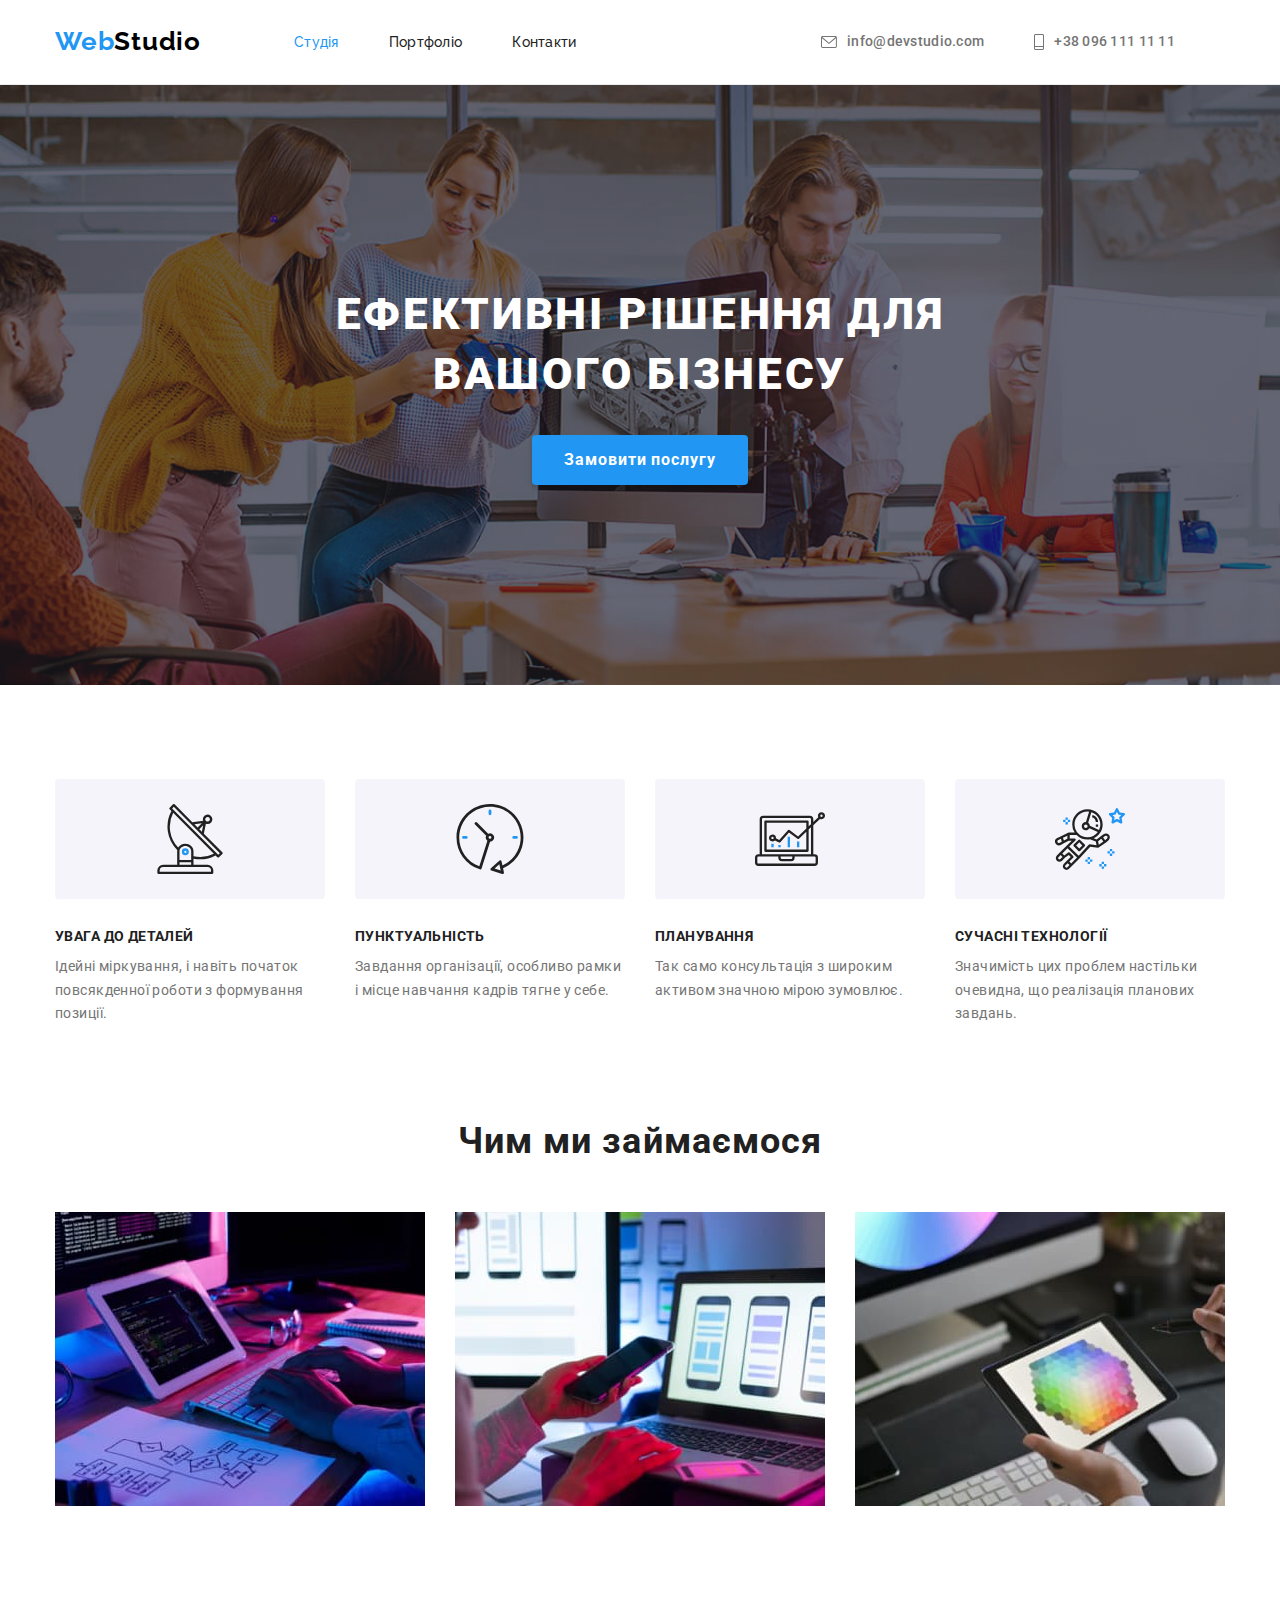
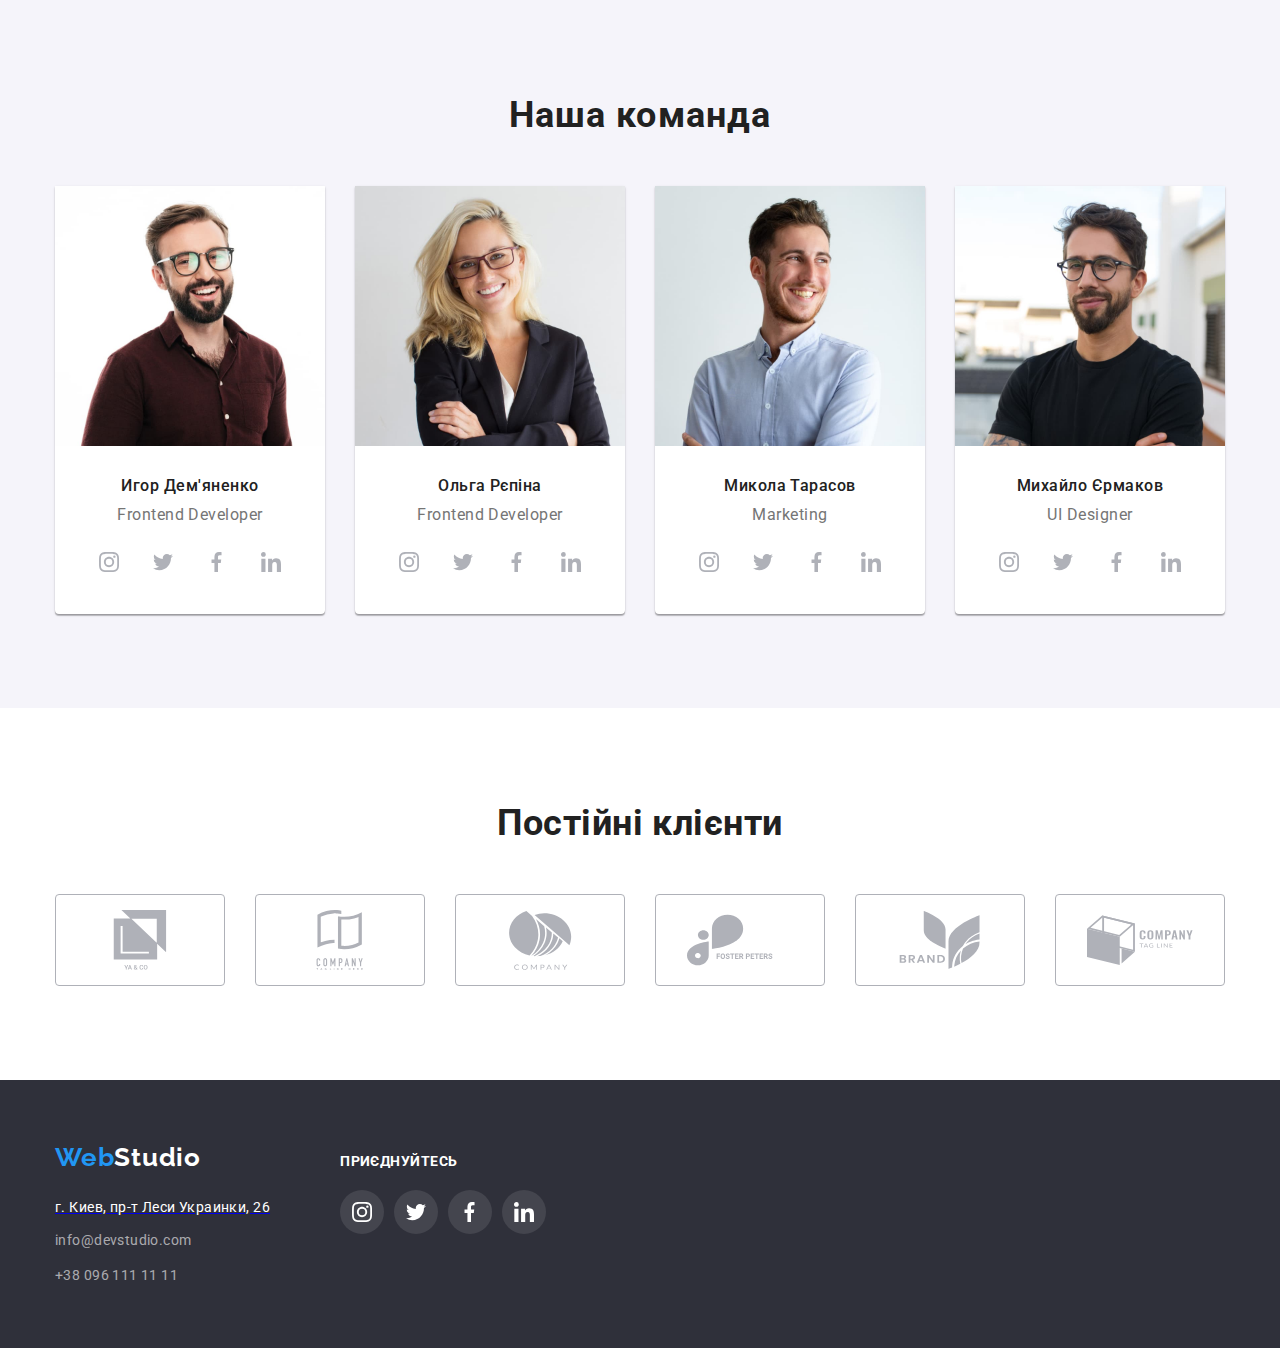
<file: index.html>
<!DOCTYPE html>
<html lang="uk">
  <head>
    <meta charset="UTF-8" />
    <meta http-equiv="X-UA-Compatible" content="IE=edge" />
    <meta name="viewport" content="width=device-width, initial-scale=1.0" />
    <title>goit-markup-hw-01</title>
    <link rel="preconnect" href="https://fonts.googleapis.com" />
    <link rel="preconnect" href="https://fonts.gstatic.com" crossorigin />
    <link
      href="https://fonts.googleapis.com/css2?family=Raleway:wght@700&family=Roboto:wght@400;500;700;900&display=swap"
      rel="stylesheet"
    />
    <link
      rel="stylesheet"
      href="https://cdn.jsdelivr.net/npm/modern-normalize@1.1.0/modern-normalize.min.css"
    />
    <link rel="stylesheet" href="./css/styles.css" />
  </head>
  <body>
    <!--header-->
    <header class="header">
      <div class="container page-header-container">
        <nav class="nav">
          <a class="header-logo" href="./index.html"
            ><span class="web-logo">Web</span>Studio</a
          >
          <ul class="menu list">
            <li class="menu-item">
              <a class="menu-link link current" href="./index.html">Студія</a>
            </li>
            <li class="menu-item">
              <a class="menu-link link" href="./portfolio.html">Портфоліо</a>
            </li>
            <li class="menu-item">
              <a class="menu-link link" href="#contact">Контакти</a>
            </li>
          </ul>
        </nav>
        <ul class="menu-contact list">
          <li class="list-link">
            <a
              class="contact-mail link"
              href="mailto:info@devstudio.com"
              lang="en"
              ><svg class="icon-contacts" width="16" height="12">
                <use href="./images/sprite.svg#icon-mail"></use></svg
              >info@devstudio.com</a
            >
          </li>
          <li class="list-link">
            <a class="contact-phone link" href="tel:+380961111111"
              ><svg class="icon-contacts" width="10" height="16">
                <use href="./images/sprite.svg#icon-phone"></use></svg
              >+38 096 111 11 11</a
            >
          </li>
        </ul>
      </div>
    </header>
    <!-- Main -->
    <main>
      <section class="hero">
        <div class="container">
          <h1 class="hero-title">Ефективні рішення для вашого бізнесу</h1>
          <button class="modal-open-button" type="button">
            Замовити послугу
          </button>
        </div>
      </section>
      <!-- benefits -->
      <section class="benefits">
        <div class="container">
          <h2 class="visually-hidden">Наші особливості</h2>
          <ul class="benefits-list">
            <li class="benefits-list-item">
              <div class="benefits-icon-box">
                <svg width="70" height="70">
                  <use href="./images/sprite.svg#icon-antenna"></use>
                </svg>
              </div>
              <h3 class="benefits-list-title">Увага до деталей</h3>
              <p class="benefits-list-text">
                Ідейні міркування, і навіть початок повсякденної роботи з
                формування позиції.
              </p>
            </li>
            <li class="benefits-list-item">
              <div class="benefits-icon-box">
                <svg width="70" height="70">
                  <use href="./images/sprite.svg#icon-clock"></use>
                </svg>
              </div>
              <h3 class="benefits-list-title">Пунктуальність</h3>
              <p class="benefits-list-text">
                Завдання організації, особливо рамки і місце навчання кадрів
                тягне у себе.
              </p>
            </li>
            <li class="benefits-list-item">
              <div class="benefits-icon-box">
                <svg width="70" height="70">
                  <use href="./images/sprite.svg#icon-diagram"></use>
                </svg>
              </div>
              <h3 class="benefits-list-title">Планування</h3>
              <p class="benefits-list-text">
                Так само консультація з широким активом значною мірою зумовлює.
              </p>
            </li>
            <li class="benefits-list-item">
              <div class="benefits-icon-box">
                <svg width="70" height="70">
                  <use href="./images/sprite.svg#icon-astronaut"></use>
                </svg>
              </div>
              <h3 class="benefits-list-title">Сучасні технології</h3>
              <p class="benefits-list-text">
                Значимість цих проблем настільки очевидна, що реалізація
                планових завдань.
              </p>
            </li>
          </ul>
        </div>
      </section>
      <!-- Work -->
      <section class="work">
        <div class="container">
          <h2 class="work-title">Чим ми займаємося</h2>
          <ul class="work-images">
            <li class="work-list-item">
              <img
                src="./images/box1..jpg"
                alt="Консольна робота"
                width="370"
              />
            </li>
            <li class="work-list-item">
              <img
                src="./images/box2..jpg"
                alt="Адаптація під телефон"
                width="370"
              />
            </li>
            <li class="work-list-item">
              <img
                src="./images/box3..jpg"
                alt="Відповідність кольорів"
                width="370"
              />
            </li>
          </ul>
        </div>
      </section>
      <!--Team-->
      <section class="team">
        <div class="container"></div>
        <h2 class="team-title">Наша команда</h2>
        <ul class="team-humans">
          <li class="team-list">
            <img src="./images/human1.jpg" alt="Игор Дем'яненко" width="270" />
            <div class="team-content">
              <h3 class="team-item">Игор Дем'яненко</h3>
              <p lang="en" class="team-item-text">Frontend Developer</p>
              <ul class="social-list">
                <li class="social-list-item">
                  <a href="" class="social-list-link">
                    <svg class="social-list-icon">
                      <use
                        aria-label="іконка інстаграму"
                        href="./images/sprite.svg#icon-instagram"
                      ></use>
                    </svg>
                  </a>
                </li>
                <li class="social-list-item">
                  <a href="" class="social-list-link">
                    <svg class="social-list-icon">
                      <use
                        aria-label="іконка твітеру"
                        href="./images/sprite.svg#icon-twitter"
                      ></use>
                    </svg>
                  </a>
                </li>
                <li class="social-list-item">
                  <a href="" class="social-list-link">
                    <svg class="social-list-icon">
                      <use
                        aria-label="іконка фейсбуку"
                        href="./images/sprite.svg#icon-facebook"
                      ></use>
                    </svg>
                  </a>
                </li>
                <li class="social-list-item">
                  <a href="" class="social-list-link">
                    <svg class="social-list-icon">
                      <use
                        aria-label="іконка лінкеніну"
                        href="./images/sprite.svg#icon-linkedin"
                      ></use>
                    </svg>
                  </a>
                </li>
              </ul>
            </div>
          </li>
          <li class="team-list">
            <img src="./images/human2.jpg" alt="Ольга Рєпіна" width="270" />
            <div class="team-content">
              <h3 class="team-item">Ольга Рєпіна</h3>
              <p lang="en" class="team-item-text">Frontend Developer</p>
              <ul class="social-list">
                <li class="social-list-item">
                  <a href="" class="social-list-link">
                    <svg class="social-list-icon">
                      <use
                        aria-label="іконка інстаграму"
                        href="./images/sprite.svg#icon-instagram"
                      ></use>
                    </svg>
                  </a>
                </li>
                <li class="social-list-item">
                  <a href="" class="social-list-link">
                    <svg class="social-list-icon">
                      <use
                        aria-label="іконка твітеру"
                        href="./images/sprite.svg#icon-twitter"
                      ></use>
                    </svg>
                  </a>
                </li>
                <li class="social-list-item">
                  <a href="" class="social-list-link">
                    <svg class="social-list-icon">
                      <use
                        aria-label="іконка фейсбуку"
                        href="./images/sprite.svg#icon-facebook"
                      ></use>
                    </svg>
                  </a>
                </li>
                <li class="social-list-item">
                  <a href="" class="social-list-link">
                    <svg class="social-list-icon">
                      <use
                        aria-label="іконка лінкеніну"
                        href="./images/sprite.svg#icon-linkedin"
                      ></use>
                    </svg>
                  </a>
                </li>
              </ul>
            </div>
          </li>
          <li class="team-list">
            <img src="./images/human3.jpg" alt="Микола Тарасов" width="270" />
            <div class="team-content">
              <h3 class="team-item">Микола Тарасов</h3>
              <p lang="en" class="team-item-text">Marketing</p>
              <ul class="social-list">
                <li class="social-list-item">
                  <a href="" class="social-list-link">
                    <svg class="social-list-icon">
                      <use
                        aria-label="іконка інстаграму"
                        href="./images/sprite.svg#icon-instagram"
                      ></use>
                    </svg>
                  </a>
                </li>
                <li class="social-list-item">
                  <a href="" class="social-list-link">
                    <svg class="social-list-icon">
                      <use
                        aria-label="іконка твітеру"
                        href="./images/sprite.svg#icon-twitter"
                      ></use>
                    </svg>
                  </a>
                </li>
                <li class="social-list-item">
                  <a href="" class="social-list-link">
                    <svg class="social-list-icon">
                      <use
                        aria-label="іконка фейсбуку"
                        href="./images/sprite.svg#icon-facebook"
                      ></use>
                    </svg>
                  </a>
                </li>
                <li class="social-list-item">
                  <a href="" class="social-list-link">
                    <svg class="social-list-icon">
                      <use
                        aria-label="іконка лінкеніну"
                        href="./images/sprite.svg#icon-linkedin"
                      ></use>
                    </svg>
                  </a>
                </li>
              </ul>
            </div>
          </li>
          <li class="team-list">
            <img src="./images/human4.jpg" alt="Михайло Єрмаков" width="270" />
            <div class="team-content">
              <h3 class="team-item">Михайло Єрмаков</h3>
              <p lang="en" class="team-item-text">UI Designer</p>
              <ul class="social-list">
                <li class="social-list-item">
                  <a href="" class="social-list-link">
                    <svg class="social-list-icon">
                      <use
                        aria-label="іконка інстаграму"
                        href="./images/sprite.svg#icon-instagram"
                      ></use>
                    </svg>
                  </a>
                </li>
                <li class="social-list-item">
                  <a href="" class="social-list-link">
                    <svg class="social-list-icon">
                      <use
                        aria-label="іконка твітеру"
                        href="./images/sprite.svg#icon-twitter"
                      ></use>
                    </svg>
                  </a>
                </li>
                <li class="social-list-item">
                  <a href="" class="social-list-link">
                    <svg class="social-list-icon">
                      <use
                        aria-label="іконка фейсбуку"
                        href="./images/sprite.svg#icon-facebook"
                      ></use>
                    </svg>
                  </a>
                </li>
                <li class="social-list-item">
                  <a href="" class="social-list-link">
                    <svg class="social-list-icon">
                      <use
                        aria-label="іконка лінкеніну"
                        href="./images/sprite.svg#icon-linkedin"
                      ></use>
                    </svg>
                  </a>
                </li>
              </ul>
            </div>
          </li>
        </ul>
      </section>
      <section class="clients">
        <div class="container">
          <h2 class="clients-title">Постійні клієнти</h2>
          <ul class="clients-list">
            <li class="clients-list-item">
              <a href="" class="clients-list-link">
                <svg class="clients-list-icon" width="106" height="60">
                  <use href="./images/sprite.svg#icon-Union"></use>
                </svg>
              </a>
            </li>
            <li class="clients-list-item">
              <a href="" class="clients-list-link">
                <svg class="clients-list-icon" width="106" height="60">
                  <use href="./images/sprite.svg#icon-company"></use>
                </svg>
              </a>
            </li>
            <li class="clients-list-item">
              <a href="" class="clients-list-link">
                <svg class="clients-list-icon" width="106" height="60">
                  <use href="./images/sprite.svg#icon-Object"></use>
                </svg>
              </a>
            </li>
            <li class="clients-list-item">
              <a href="" class="clients-list-link">
                <svg class="clients-list-icon" width="106" height="60">
                  <use href="./images/sprite.svg#icon-forest"></use>
                </svg>
              </a>
            </li>
            <li class="clients-list-item">
              <a href="" class="clients-list-link">
                <svg class="clients-list-icon" width="106" height="60">
                  <use href="./images/sprite.svg#icon-brand"></use>
                </svg>
              </a>
            </li>
            <li class="clients-list-item">
              <a href="" class="clients-list-link">
                <svg class="clients-list-icon" width="106" height="60">
                  <use href="./images/sprite.svg#icon-group"></use>
                </svg>
              </a>
            </li>
          </ul>
        </div>
      </section>
    </main>
    <!-- Footer -->
    <footer class="footer" id="contact">
      <div class="container footer-box">
        <div>
          <a class="footer-logo" href="./index.html"
            ><span class="web-logo">Web</span>Studio</a
          >
          <address class="adress">
            <ul>
              <li class="adress-map">
                <a
                  href="https://goo.gl/maps/CPtrU1FHBa2aNyZL9"
                  target="_blank"
                  rel="noopener noreferrer nofollow"
                  ><span class="site">г. Киев, пр-т Леси Украинки, 26</span>
                </a>
              </li>
              <li class="adress-mail">
                <a
                  class="footer-mail"
                  href="mailto:info@devstudio.com"
                  lang="en"
                  >info@devstudio.com</a
                >
              </li>
              <li class="adress-phone">
                <a class="footer-phone" href="tel:+380961111111"
                  >+38 096 111 11 11</a
                >
              </li>
            </ul>
          </address>
        </div>
        <div class="social-web-content">
          <p class="text-tagline">Приєднуйтесь</p>
          <ul class="footer-social-web">
            <li class="footer-social-web-item">
              <a href="#" class="footer-social-web-link"
                ><svg class="icon-footer" width="20" height="20">
                  <use href="./images/sprite.svg#icon-instagram"></use></svg
              ></a>
            </li>
            <li class="footer-social-web-item">
              <a href="#" class="footer-social-web-link"
                ><svg class="icon-footer" width="20" height="20">
                  <use href="./images/sprite.svg#icon-twitter"></use></svg
              ></a>
            </li>
            <li class="footer-social-web-item">
              <a href="#" class="footer-social-web-link"
                ><svg class="icon-footer" width="20" height="20">
                  <use href="./images/sprite.svg#icon-facebook"></use></svg
              ></a>
            </li>
            <li class="footer-social-web-item">
              <a href="#" class="footer-social-web-link"
                ><svg class="icon-footer" width="20" height="20">
                  <use href="./images/sprite.svg#icon-linkedin"></use></svg
              ></a>
            </li>
          </ul>
        </div>
      </div>
    </footer>
  </body>
</html>
</file>
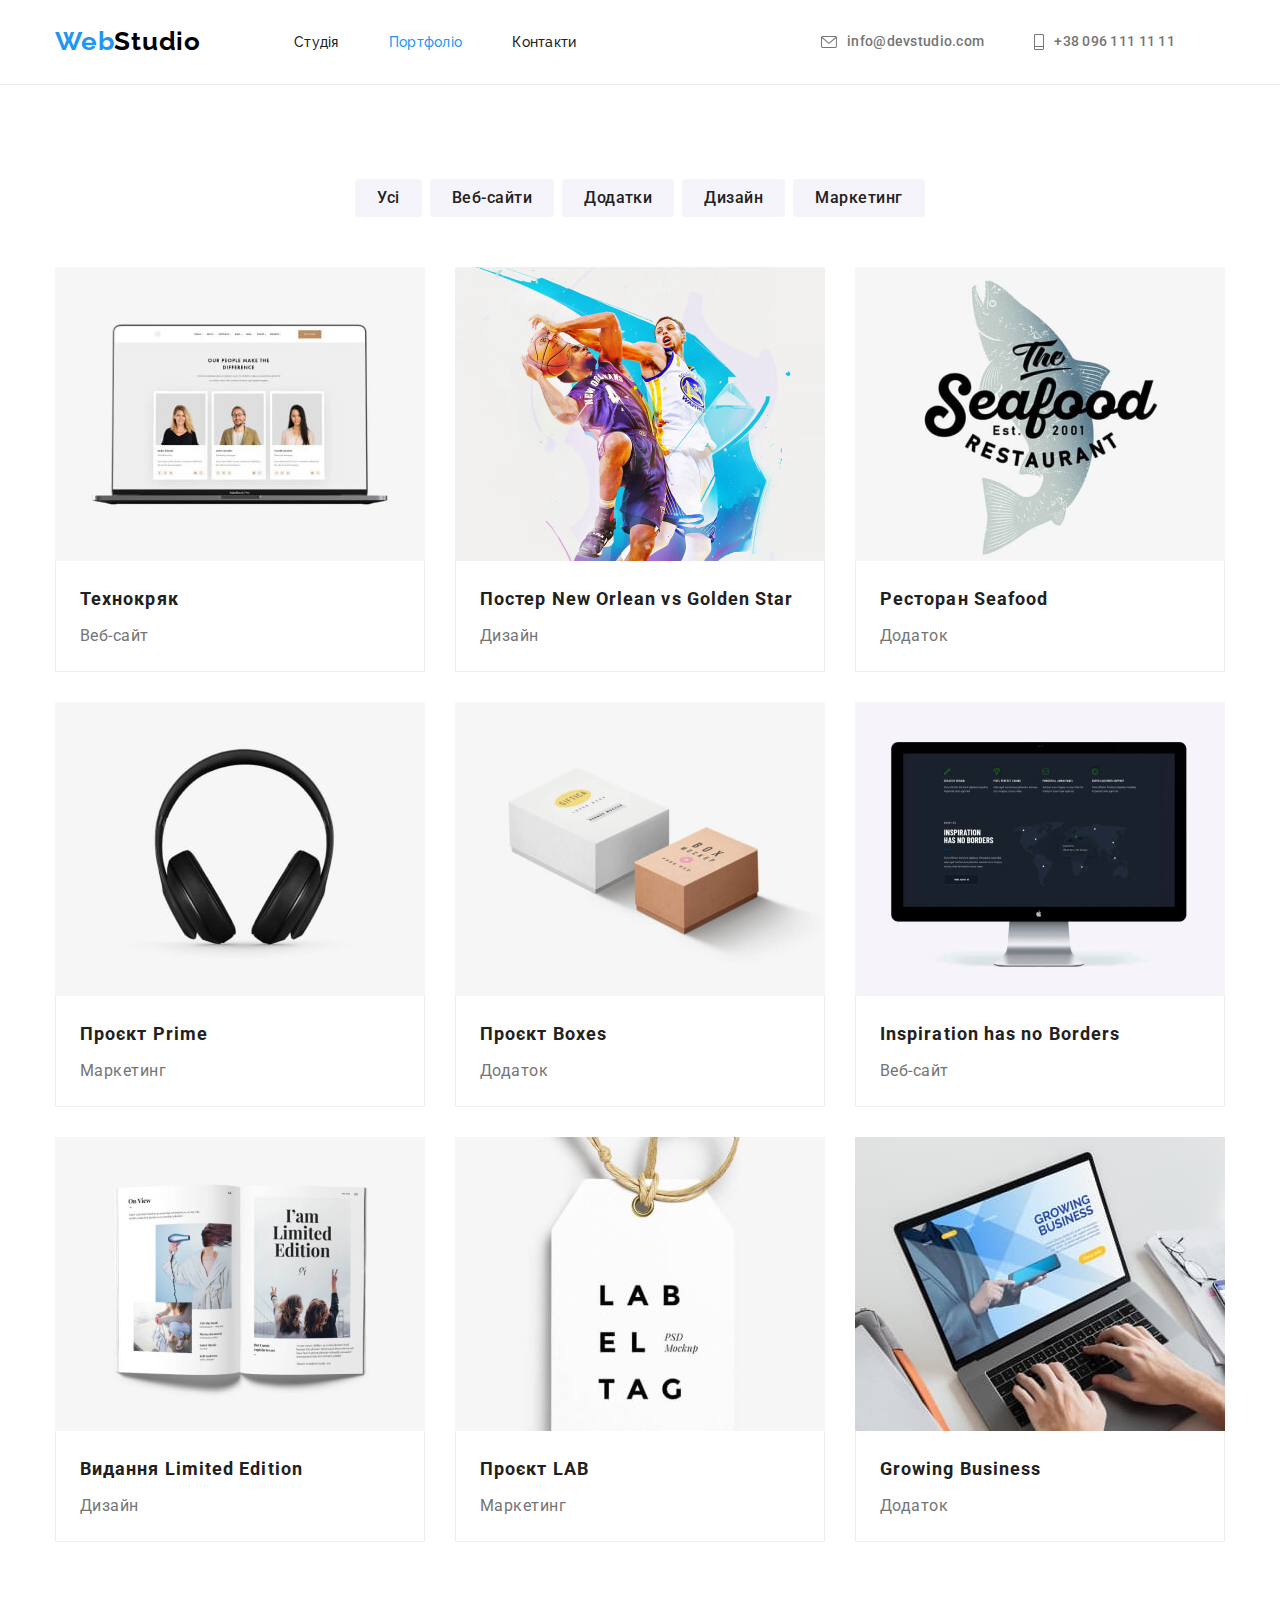
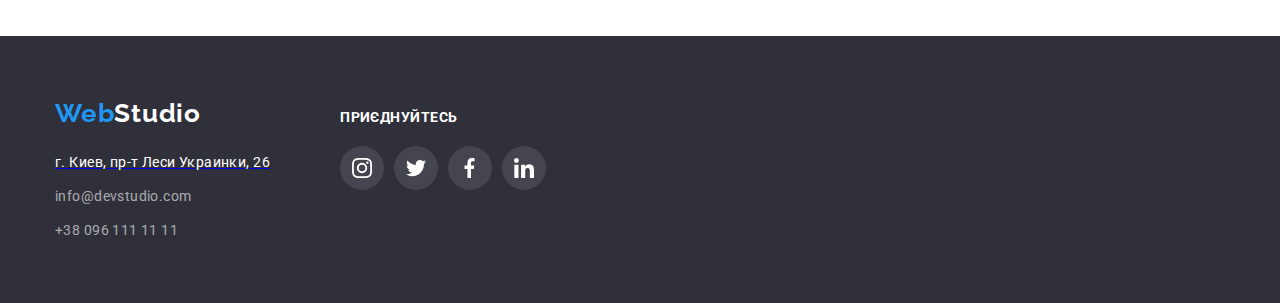
<file: portfolio.html>
<!DOCTYPE html>
<html lang="uk">
  <head>
    <meta charset="UTF-8" />
    <meta http-equiv="X-UA-Compatible" content="IE=edge" />
    <meta name="viewport" content="width=device-width, initial-scale=1.0" />
    <title>goit-markup-hw-01</title>
    <link rel="preconnect" href="https://fonts.googleapis.com" />
    <link rel="preconnect" href="https://fonts.gstatic.com" crossorigin />
    <link
      href="https://fonts.googleapis.com/css2?family=Raleway:wght@700&family=Roboto:wght@400;500;700;900&display=swap"
      rel="stylesheet"
    />
    <link
      rel="stylesheet"
      href="https://cdn.jsdelivr.net/npm/modern-normalize@1.1.0/modern-normalize.min.css"
    />
    <link rel="stylesheet" href="./css/styles.css" />
  </head>
  <body>
    <!--header-->
    <header class="header">
      <div class="container page-header-container">
        <nav class="nav">
          <a class="header-logo" href="./index.html"
            ><span class="web-logo">Web</span>Studio</a
          >
          <ul class="menu list">
            <li class="menu-item">
              <a class="menu-link link" href="./index.html">Студія</a>
            </li>
            <li class="menu-item">
              <a class="menu-link link current" href="./portfolio.html"
                >Портфоліо</a
              >
            </li>
            <li class="menu-item">
              <a class="menu-link link" href="#contact">Контакти</a>
            </li>
          </ul>
        </nav>
        <ul class="menu-contact list">
          <li class="list-link">
            <a
              class="contact-mail link"
              href="mailto:info@devstudio.com"
              lang="en"
              ><svg class="icon-contacts" width="16" height="12">
                <use href="./images/sprite.svg#icon-mail"></use></svg
              >info@devstudio.com</a
            >
          </li>
          <li class="list-link">
            <a class="contact-phone link" href="tel:+380961111111"
              ><svg class="icon-contacts" width="10" height="16">
                <use href="./images/sprite.svg#icon-phone"></use></svg
              >+38 096 111 11 11</a
            >
          </li>
        </ul>
      </div>
    </header>
    <!-- main -->
    <main>
      <section class="portfolio">
        <div class="container">
          <h1 class="visually-hidden">Портфоліо</h1>
          <ul class="portfolio-filter">
            <li class="portfolio-filter-item">
              <button type="button" class="portfolio-filter-button">Усі</button>
            </li>
            <li class="portfolio-filter-item">
              <button type="button" class="portfolio-filter-button">
                Веб-сайти
              </button>
            </li>
            <li class="portfolio-filter-item">
              <button type="button" class="portfolio-filter-button">
                Додатки
              </button>
            </li>
            <li class="portfolio-filter-item">
              <button type="button" class="portfolio-filter-button">
                Дизайн
              </button>
            </li>
            <li class="portfolio-filter-item">
              <button type="button" class="portfolio-filter-button">
                Маркетинг
              </button>
            </li>
          </ul>
          <ul class="portfolio-list">
            <li class="portfolio-item">
              <a
                class="portfolio-item-link"
                href="#"
                target="_blank"
                rel="noopener noreferrer nofollow"
              >
                <img
                  src="./images/img1.jpg"
                  alt="головна сторінка"
                  width="370"
                  height="294"
                />
                <div class="border-down">
                  <h2 class="portfolio-title">Технокряк</h2>
                  <p class="portfolio-text">Веб-сайт</p>
                </div>
              </a>
            </li>
            <li class="portfolio-item">
              <a
                class="portfolio-item-link"
                href="#"
                target="_blank"
                rel="noopener noreferrer nofollow"
              >
                <img
                  src="./images/img2.jpg"
                  alt="гра у баскетбол"
                  width="370"
                  height="294"
                />
                <div class="border-down">
                  <h2 class="portfolio-title">
                    Постер New Orlean vs Golden Star
                  </h2>
                  <p class="portfolio-text">Дизайн</p>
                </div>
              </a>
            </li>
            <li class="portfolio-item">
              <a
                class="portfolio-item-link"
                href="#"
                target="_blank"
                rel="noopener noreferrer nofollow"
              >
                <img
                  src="./images/img3.jpg"
                  alt="емблема ресторану"
                  width="370"
                  height="294"
                />
                <div class="border-down">
                  <h2 class="portfolio-title">Ресторан Seafood</h2>
                  <p class="portfolio-text">Додаток</p>
                </div>
              </a>
            </li>
            <li class="portfolio-item">
              <a
                class="portfolio-item-link"
                href="#"
                target="_blank"
                rel="noopener noreferrer nofollow"
              >
                <img
                  src="./images/img4.jpg"
                  alt="навушники"
                  width="370"
                  height="294"
                />
                <div class="border-down">
                  <h2 class="portfolio-title">Проєкт Prime</h2>
                  <p class="portfolio-text">Маркетинг</p>
                </div>
              </a>
            </li>
            <li class="portfolio-item">
              <a
                class="portfolio-item-link"
                href="#"
                target="_blank"
                rel="noopener noreferrer nofollow"
              >
                <img
                  src="./images/img5.jpg"
                  alt=" дві коробки "
                  width="370"
                  height="294"
                />
                <div class="border-down">
                  <h2 class="portfolio-title">Проєкт Boxes</h2>
                  <p class="portfolio-text">Додаток</p>
                </div>
              </a>
            </li>
            <li class="portfolio-item">
              <a
                class="portfolio-item-link"
                href="#"
                target="_blank"
                rel="noopener noreferrer nofollow"
              >
                <img
                  src="./images/img6.jpg"
                  alt="чорний монітор"
                  width="370"
                  height="294"
                />
                <div class="border-down">
                  <h2 class="portfolio-title">Inspiration has no Borders</h2>
                  <p class="portfolio-text">Веб-сайт</p>
                </div>
              </a>
            </li>
            <li class="portfolio-item">
              <a
                class="portfolio-item-link"
                href="#"
                target="_blank"
                rel="noopener noreferrer nofollow"
              >
                <img
                  src="./images/img7.jpg"
                  alt="відкрита книга"
                  width="370"
                  height="294"
                />
                <div class="border-down">
                  <h2 class="portfolio-title">Видання Limited Edition</h2>
                  <p class="portfolio-text">Дизайн</p>
                </div>
              </a>
            </li>
            <li class="portfolio-item">
              <a
                class="portfolio-item-link"
                href="#"
                target="_blank"
                rel="noopener noreferrer nofollow"
              >
                <img
                  src="./images/img8.jpg"
                  alt="бірка"
                  width="370"
                  height="294"
                />
                <div class="border-down">
                  <h2 class="portfolio-title">Проєкт LAB</h2>
                  <p class="portfolio-text">Маркетинг</p>
                </div>
              </a>
            </li>
            <li class="portfolio-item">
              <a
                class="portfolio-item-link"
                href="#"
                target="_blank"
                rel="noopener noreferrer nofollow"
                ><img
                  src="./images/img9.jpg"
                  alt="друкує на клавіатурі"
                  width="370"
                  height="294"
                />
                <div class="border-down">
                  <h2 class="portfolio-title">Growing Business</h2>
                  <p class="portfolio-text">Додаток</p>
                </div>
              </a>
            </li>
          </ul>
        </div>
      </section>
    </main>
    <!-- Footer -->
    <footer class="footer" id="contact">
      <div class="container footer-box">
        <div>
          <a class="footer-logo" href="./index.html"
            ><span class="web-logo">Web</span>Studio</a
          >
          <address class="adress">
            <ul>
              <li class="adress-map">
                <a
                  href="https://goo.gl/maps/CPtrU1FHBa2aNyZL9"
                  target="_blank"
                  rel="noopener noreferrer nofollow"
                  ><span class="site">г. Киев, пр-т Леси Украинки, 26</span>
                </a>
              </li>
              <li class="adress-mail">
                <a
                  class="footer-mail"
                  href="mailto:info@devstudio.com"
                  lang="en"
                  >info@devstudio.com</a
                >
              </li>
              <li class="adress-phone">
                <a class="footer-phone" href="tel:+380961111111"
                  >+38 096 111 11 11</a
                >
              </li>
            </ul>
          </address>
        </div>
        <div class="social-web-content">
          <p class="text-tagline">Приєднуйтесь</p>
          <ul class="footer-social-web">
            <li class="footer-social-web-item">
              <a href="#" class="footer-social-web-link"
                ><svg class="icon-footer" width="20" height="20">
                  <use href="./images/sprite.svg#icon-instagram"></use></svg
              ></a>
            </li>
            <li class="footer-social-web-item">
              <a href="#" class="footer-social-web-link"
                ><svg class="icon-footer" width="20" height="20">
                  <use href="./images/sprite.svg#icon-twitter"></use></svg
              ></a>
            </li>
            <li class="footer-social-web-item">
              <a href="#" class="footer-social-web-link"
                ><svg class="icon-footer" width="20" height="20">
                  <use href="./images/sprite.svg#icon-facebook"></use></svg
              ></a>
            </li>
            <li class="footer-social-web-item">
              <a href="#" class="footer-social-web-link"
                ><svg class="icon-footer" width="20" height="20">
                  <use href="./images/sprite.svg#icon-linkedin"></use></svg
              ></a>
            </li>
          </ul>
        </div>
      </div>
    </footer>
  </body>
</html>
</file>
<file: css/styles.css>
html{
    box-sizing: border-box;
}

*,
*::before, 
*::after{
    box-sizing: inherit;
}

:root {
    --main-color-text: #212121;
    --secondary-color-text: #757575;
    --white-color: #FFFFFF;
    --bgc-gray: #2F303A;
    --accent: #2196F3;
    --secondary-bgc: #F5F4FA;
    --logo-color: #000000;
    --link-color: rgba(255, 255, 255, 0.6);
    --button-color: #188CE8;
    --button-shadow: rgba(0, 0, 0, 0.15);
    --header-border-color: #ececec;
    --portfolio-border: #EEEEEE;
    --icon-color: #AFB1B8;
}


.link {
    text-decoration: none;
}

.list {
    list-style: none;
}

img {
    display: block;
}

ul {
    list-style: none;
}

* {
    box-sizing: border-box;
}

h1,
h2,
h3,
p {
    margin-top: 0;
    margin-bottom: 0;
    padding: 0;
}

ul,
li {
    margin-top: 0;
    margin-bottom: 0;
    padding: 0;
}

button {
    cursor: pointer;
}

img {
    display: block;
    max-width: 100%;
    height: auto;
}

.container {
    width: 1200px;
    margin-left: auto;
    margin-right: auto;
    padding-left: 15px;
    padding-right: 15px;
}


/* Body */
body {
    margin: 0;
    font-family: 'Roboto', sans-serif;
    background-color: var(--white-color);
    color: var(--main-color-text);
    letter-spacing: 0.03em;
}

/* header */
.header {
    border-bottom: 1px solid var(--header-border-color);
}

.header-logo {
    font-family: 'Raleway', sans-serif;
    font-style: normal;
    font-weight: 700;
    font-size: 26px;
    line-height: 1.35;
    letter-spacing: 0.03em;
    color: var(--logo-color);
    text-decoration: none;
    margin-right: 93px;
    padding-top: 24px;
    padding-bottom: 25px;
}

.web-logo {
    color: var(--accent);
}

.menu-link {
    font-family: 'Raleway', sans-serif;
    font-weight: 500;
    font-size: 14px;
    line-height: 1.14;
    letter-spacing: 0.02em;
    color: var(--main-color-text);
}

.hero-title {
    font-family: 'Roboto';
    font-weight: 900;
    font-size: 44px;
    line-height: 1.36;
    letter-spacing: 0.06em;
    text-transform: uppercase;
    width: 670px;
    margin-left: auto;
    margin-right: auto;
    margin-bottom: 30px;
}

.menu-link:hover,
.menu-link:focus {
    color: var(--accent);
}

.contact-mail {
    font-family: 'Roboto', sans-serif;
    font-weight: 500;
    font-size: 14px;
    line-height: 1.14;
    letter-spacing: 0.02em;
    color: var(--secondary-color-text);
    fill: currentColor;
    display: flex;
    align-items: center;

}

.contact-mail:hover,
.contact-mail:focus {
    color: var(--accent);
}

.list-link {
    margin-right: 50px;
}

.contact-phone {
    font-family: 'Roboto', sans-serif;
    font-weight: 500;
    font-size: 14px;
    line-height: 1.14;
    letter-spacing: 0.02em;
    color: var(--secondary-color-text);
    fill: currentColor;
    display: flex;
    align-items: center;
}

.contact-phone:hover,
.contact-phone:focus {
    color: var(--accent);
}

.icon-contacts{
    margin-right: 10px;
}

.page-header-container {
    display: flex;
    align-items: center;
    justify-content: space-between;
}

.nav {
    display: flex;
    align-items: center;
}

.menu {
    display: flex;
    align-items: center;
    column-gap: 50px;
}

.menu-contact {
    display: flex;
    align-items: center;
    margin-left: auto;
}

.current {
    color: var(--accent);
}

/* Main */
.hero {
    background-color: rgba(47, 48, 58, 0.4);
    padding-top: 200px;
    padding-bottom: 200px;
    background-image: linear-gradient(rgba(47, 48, 58, 0.4), rgba(47, 48, 58, 0.4)), url(../images/bg.jpg);
    background-size: 1600px 600px;
    background-repeat: no-repeat;
    background-position: center;

}

.hero-title {
    font-family: 'Roboto', sans-serif;
    font-weight: 900;
    font-size: 44px;
    line-height: 1.36;
    text-align: center;
    letter-spacing: 0.06em;
    text-transform: uppercase;
    color: var(--white-color);
    width: 670px;
    margin-left: auto;
    margin-right: auto;
    margin-bottom: 30px;
}

.modal-open-button {
    background-color: var(--accent);
    font-family: 'Roboto', sans-serif;
    font-weight: 700;
    font-size: 16px;
    line-height: 1.88;
    letter-spacing: 0.06em;
    color: var(--white-color);
    font-family: inherit;
    border: none;
    border-radius: 4px;
    width: 216px;
    height: 50px;
    box-shadow: 0px 4px 4px rgba(0, 0, 0, 0.15);
    display: block;
    margin-right: auto;
    margin-left: auto;
}


.modal-open-button:hover,
.modal-open-button:focus {
    background-color: var(--button-color);
    color: var(--white-color);
}

/* benefits */

.visually-hidden {
    position: absolute;
    white-space: nowrap;
    width: 1px;
    height: 1px;
    overflow: hidden;
    border: 0;
    padding: 0;
    clip: rect(0 0 0 0);
    clip-path: inset(50%);
    margin: -1px;
}


.benefits-list {
    display: flex;
    list-style: none;
    column-gap: 30px;
}

.benefits-icon-box {
    background-color: var(--secondary-bgc);
    border-radius: 4px;

    width: 270px;
    height: 120px;

    display: flex;
    align-items: center;
    justify-content: center;

    margin-bottom: 30px;
}

.benefits {
    padding-top: 94px;
    padding-bottom: 94px;
}

.benefits-list {
    display: flex;
    list-style: none;
    gap: 30px;
}

.benefits-list-title {
    font-family: 'Roboto', sans-serif;
    font-weight: 700;
    font-size: 14px;
    line-height: 1.14;
    letter-spacing: 0.03em;
    text-transform: uppercase;
    color: var(--main-color-text);
    margin-bottom: 10px;
}


.benefits-list-text {
    font-family: 'Roboto', sans-serif;
    font-weight: 400;
    font-size: 14px;
    line-height: 1.7;
    letter-spacing: 0.03em;
    color: var(--secondary-color-text);
}

/* Work */

.work {
    padding-bottom: 94px;
}

.work-title {
    font-family: 'Roboto', sans-serif;
    font-weight: 700;
    font-size: 36px;
    line-height: 1.17;
    text-align: center;
    letter-spacing: 0.03em;
    color: var(--main-color-text);
    margin-bottom: 50px;
}


.work-images {
    display: flex;
    gap: 30px;
    flex-wrap: wrap;
}

/* Team */

.team {
    background-color: var(--secondary-bgc);
    padding-top: 94px;
    padding-bottom: 94px;
}

.team-list {
    background-color: var(--white-color);
    box-shadow: 0px 1px 3px rgba(0, 0, 0, 0.12), 0px 1px 1px rgba(0, 0, 0, 0.14),
        0px 2px 1px rgba(0, 0, 0, 0.2);
    border-radius: 0px 0px 4px 4px;
}

.team-content {
    padding-top: 30px;
    padding-bottom: 30px;
    padding-left: 32px;
    padding-right: 32px;
}

.team-title {
    font-family: 'Roboto', sans-serif;
    font-weight: 700;
    font-size: 36px;
    line-height: 1.17;
    text-align: center;
    letter-spacing: 0.03em;
    color: var(--main-color-text);
    margin-bottom: 50px;
}

.team-item {
    font-family: 'Roboto', sans-serif;
    font-weight: 500;
    font-size: 16px;
    line-height: 1.19;
    text-align: center;
    letter-spacing: 0.03em;
    color: var(--main-color-text);
    margin-bottom: 10px;
}

.team-item-text {
    font-family: 'Roboto', sans-serif;
    font-weight: 400;
    font-size: 16px;
    line-height: 1.19;
    text-align: center;
    letter-spacing: 0.03em;
    color: var(--secondary-color-text);
}

.team-humans {
    display: flex;
    gap: 30px;
    flex-wrap: wrap;
    justify-content: center;
}

.social-list {
    display: flex;
    justify-content: center;
    column-gap: 10px;
    margin-top: 16px;
}

.social-list-link {
    display: flex;
    align-items: center;
    justify-content: center;
    width: 44px;
    height: 44px;
    border-radius: 50%;
    background-color: var(--white-color);
}

.social-list-icon {
    width: 20px;
    height: 20px;
    fill: var(--icon-color);
}

.social-list-link:hover,
.social-list-link:focus {
    background-color: var(--accent);
}


.social-list-link:hover .social-list-icon,
.social-list-link:focus .social-list-icon {
    fill: var(--white-color);
}

/* Clients */

.clients {
    text-align: center;
    padding-top: 94px;
    padding-bottom: 94px;
}

.clients-title {
    font-weight: 700;
    font-size: 36px;
    line-height: 1.17;
    margin-bottom: 50px;
}

.clients-list {
    display: flex;
    justify-content: center;
    column-gap: 30px;
}

.clients-link {
    display: flex;
    justify-content: space-between;
}

.clients-list-link {
    width: 170px;
    height: 92px;
    color: var(--icon-color);
    fill: currentColor;
    display: flex;
    align-items: center;
    justify-content: center;
    border: 1px solid var(--icon-color);
    border-radius: 4px;
}

.clients-list-link:hover,
.clients-list-link:focus{
    color: var(--accent);
    border-color: var(--accent);
}


.clients-list-icon {
    fill: currentColor;
}

/* Footer */

.adress {
    margin-top: 20px;
}

.adress-mail {
    margin-top: 9px;
}

.adress-phone {
    margin-top: 9px;
}

.footer {
    background-color: var(--bgc-gray);
    padding-top: 60px;
    padding-bottom: 60px;
}

.footer-logo {
    font-family: 'Raleway', sans-serif;
    font-weight: 700;
    font-size: 26px;
    line-height: 1.35;
    letter-spacing: 0.03em;
    color: var(--white-color);
    text-decoration: none;
}

.footer-mail {
    font-family: 'Roboto', sans-serif;
    font-style: normal;
    font-weight: 400;
    font-size: 14px;
    line-height: 1.8;
    letter-spacing: 0.03em;
    color: var(--link-color);
    text-decoration: none;
}

.footer-phone {
    font-family: 'Roboto', sans-serif;
    font-style: normal;
    font-weight: 400;
    font-size: 14px;
    line-height: 1.8;
    letter-spacing: 0.03em;
    color: var(--link-color);
    text-decoration: none;
}

.site {
    font-family: 'Roboto';
    font-style: normal;
    font-weight: 400;
    font-size: 14px;
    line-height: 1.7;
    letter-spacing: 0.03em;
    color: var(--white-color);
    text-decoration: none;
}

.footer-phone:hover,
.footer-phone:focus {
    color: var(--accent);
    ;
}

.footer-mail:hover,
.footer-mail:focus {
    color: var(--accent);
    ;
}

.text-tagline {
    color: var(--white-color);
    font-weight: 700;
    font-size: 14px;
    line-height: 1.14;
    text-transform: uppercase;
    margin-bottom: 20px;
}

.footer-content {
    display: flex;
    align-items: baseline;
}

.footer-social-web {
    display: flex;
    column-gap: 10px;
}

.social-web-content {
    display: block;
    margin-left: 70px;
}

.footer-social-web-link {
    display: flex;
    align-items: center;
    justify-content: center;
    fill: currentColor;
    width: 44px;
    height: 44px;
    background-color: rgba(255, 255, 255, 0.1);
    border-radius: 50%;
}

.footer-social-web-link:hover,
.footer-social-web-link:focus {
    background-color: var(--accent);
}

.icon-footer {
    fill: var(--white-color);
}

.footer-box{
    display: flex;
    align-items: baseline;
}



/* Portfolio */
.portfolio-filter-button {
    background-color: var(--secondary-bgc);
    font-family: 'Roboto', sans-serif;
    font-style: normal;
    font-weight: 500;
    font-size: 16px;
    line-height: 1.62;
    text-align: center;
    letter-spacing: 0.03em;
    cursor: pointer;
    color: var(--main-color-text);
    padding: 6px 22px;
    border: none;
    border-radius: 4px;
}

.portfolio-filter-button:hover,
.portfolio-filter-button:focus {
    background-color: var(--accent);
    color: var(--white-color);
    box-shadow: 0px 3px 1px rgba(0, 0, 0, 0.1), 0px 1px 2px rgba(0, 0, 0, 0.08),
    0px 2px 2px rgba(0, 0, 0, 0.12);
}

.portfolio-title {
    font-family: 'Roboto', sans-serif;
    font-weight: 700;
    font-size: 18px;
    line-height: 2.0;
    letter-spacing: 0.06em;
    color: var(--main-color-text);
    margin-bottom: 4px;
}

.portfolio-text {
    font-family: 'Roboto', sans-serif;
    font-weight: 400;
    font-size: 16px;
    line-height: 30px;
    letter-spacing: 0.03em;
    color: var(--secondary-color-text);
}

.portfolio-filter {
    display: flex;
    justify-content: center;
    gap: 8px;
    margin-bottom: 50px;
}

.portfolio-list {
    display: flex;
    flex-wrap: wrap;
    flex-basis: calc((100% - 60px) / 3);
    gap: 30px;
}

.portfolio-item-link {
    display: block;
    text-decoration: none;
    color: inherit;
}

.portfolio-item-link:hover,
.portfolio-item-link:focus {
    box-shadow: 0px 1px 1px rgba(0, 0, 0, 0.12), 0px 4px 4px rgba(0, 0, 0, 0.06), 1px 4px 6px rgba(0, 0, 0, 0.16);
}

.portfolio {
    padding-top: 94px;
    padding-bottom: 94px;
}

.border-down {
    border-bottom: 1px solid var(--portfolio-border);
    border-left: 1px solid var(--portfolio-border);
    border-right: 1px solid var(--portfolio-border);
    padding-top: 20px;
    padding-left: 24px;
    padding-right: 24px;
    padding-bottom: 20px;
}
</file>
